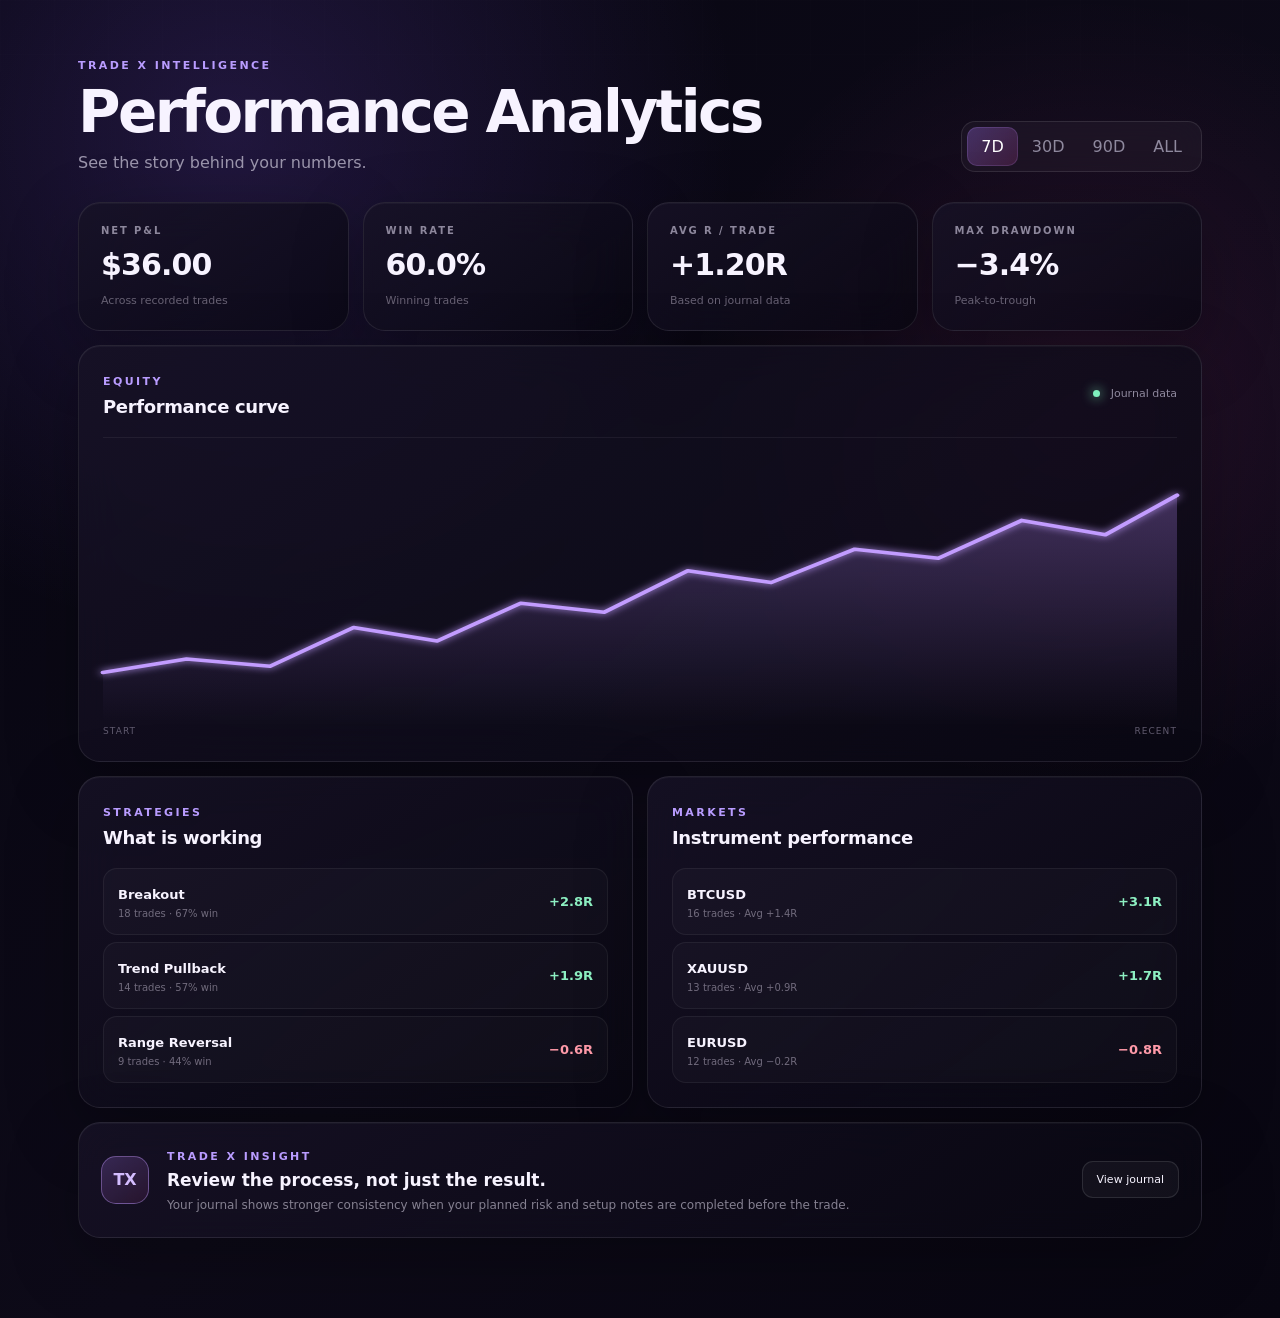
<file: analytics.html>
<!DOCTYPE html>
<html lang="en">
<head>
  <meta charset="UTF-8" />
  <meta name="viewport" content="width=device-width, initial-scale=1.0" />
  <title>Trade X — Analytics</title>
  <link rel="stylesheet" href="analytics.css" />
</head>
<body>
  <main class="analytics-page">
    <header class="analytics-head">
      <div>
        <span class="eyebrow">TRADE X INTELLIGENCE</span>
        <h1>Performance Analytics</h1>
        <p>See the story behind your numbers.</p>
      </div>
      <div class="period-switcher" role="group" aria-label="Period">
        <button class="period active" data-period="7D">7D</button>
        <button class="period" data-period="30D">30D</button>
        <button class="period" data-period="90D">90D</button>
        <button class="period" data-period="ALL">ALL</button>
      </div>
    </header>

    <section class="metric-grid">
      <article class="metric-card">
        <span>NET P&amp;L</span><strong id="pnl">$36.00</strong><small>Across recorded trades</small>
      </article>
      <article class="metric-card">
        <span>WIN RATE</span><strong id="winrate">60.0%</strong><small>Winning trades</small>
      </article>
      <article class="metric-card">
        <span>AVG R / TRADE</span><strong id="avgr">+1.20R</strong><small>Based on journal data</small>
      </article>
      <article class="metric-card">
        <span>MAX DRAWDOWN</span><strong id="drawdown">−3.4%</strong><small>Peak-to-trough</small>
      </article>
    </section>

    <section class="panel equity-panel">
      <div class="panel-head">
        <div>
          <span class="section-label">EQUITY</span>
          <h2>Performance curve</h2>
        </div>
        <span class="status-dot"><i></i> Journal data</span>
      </div>
      <div class="chart-wrap">
        <svg viewBox="0 0 900 300" preserveAspectRatio="none" class="equity-chart" aria-label="Equity curve">
          <defs>
            <linearGradient id="fill" x1="0" x2="0" y1="0" y2="1">
              <stop offset="0%" stop-color="#b98cff" stop-opacity=".28"/>
              <stop offset="100%" stop-color="#b98cff" stop-opacity="0"/>
            </linearGradient>
            <filter id="glow">
              <feGaussianBlur stdDeviation="4" result="blur"/>
              <feMerge><feMergeNode in="blur"/><feMergeNode in="SourceGraphic"/></feMerge>
            </filter>
          </defs>
          <path class="area" d="M0 245 L70 230 L140 238 L210 195 L280 210 L350 168 L420 178 L490 132 L560 145 L630 108 L700 118 L770 76 L840 92 L900 48 L900 300 L0 300 Z"/>
          <path class="line" d="M0 245 L70 230 L140 238 L210 195 L280 210 L350 168 L420 178 L490 132 L560 145 L630 108 L700 118 L770 76 L840 92 L900 48"/>
        </svg>
        <div class="chart-axis"><span>START</span><span>RECENT</span></div>
      </div>
    </section>

    <section class="two-col">
      <article class="panel">
        <div class="panel-head"><div><span class="section-label">STRATEGIES</span><h2>What is working</h2></div></div>
        <div class="rank-list">
          <div class="rank"><div><b>Breakout</b><small>18 trades · 67% win</small></div><strong>+2.8R</strong></div>
          <div class="rank"><div><b>Trend Pullback</b><small>14 trades · 57% win</small></div><strong>+1.9R</strong></div>
          <div class="rank"><div><b>Range Reversal</b><small>9 trades · 44% win</small></div><strong>−0.6R</strong></div>
        </div>
      </article>

      <article class="panel">
        <div class="panel-head"><div><span class="section-label">MARKETS</span><h2>Instrument performance</h2></div></div>
        <div class="rank-list">
          <div class="rank"><div><b>BTCUSD</b><small>16 trades · Avg +1.4R</small></div><strong>+3.1R</strong></div>
          <div class="rank"><div><b>XAUUSD</b><small>13 trades · Avg +0.9R</small></div><strong>+1.7R</strong></div>
          <div class="rank"><div><b>EURUSD</b><small>12 trades · Avg −0.2R</small></div><strong>−0.8R</strong></div>
        </div>
      </article>
    </section>

    <section class="insight-panel">
      <div class="insight-icon">TX</div>
      <div>
        <span class="section-label">TRADE X INSIGHT</span>
        <h2>Review the process, not just the result.</h2>
        <p>Your journal shows stronger consistency when your planned risk and setup notes are completed before the trade.</p>
      </div>
      <button class="ghost-btn" type="button">View journal</button>
    </section>
  </main>
  <script src="analytics.js"></script>
</body>
</html>
</file>
<file: analytics.css>
*{box-sizing:border-box} :root{font-family:Inter,ui-sans-serif,system-ui,-apple-system,BlinkMacSystemFont,"Segoe UI",sans-serif;color:#f7f3ff;background:#070611} body{margin:0;min-height:100vh;background:
radial-gradient(circle at 18% 10%,rgba(142,92,255,.18),transparent 32%),
radial-gradient(circle at 85% 30%,rgba(255,74,190,.10),transparent 28%),
linear-gradient(135deg,#070611,#0d0a18 55%,#080611);overflow-x:hidden}
body:before{content:"";position:fixed;inset:0;pointer-events:none;opacity:.15;background-image:linear-gradient(rgba(255,255,255,.06) 1px,transparent 1px),linear-gradient(90deg,rgba(255,255,255,.06) 1px,transparent 1px);background-size:54px 54px;mask-image:linear-gradient(to bottom,#000,transparent 80%)}
.analytics-page{max-width:1180px;margin:auto;padding:54px 28px 80px}.analytics-head{display:flex;justify-content:space-between;gap:30px;align-items:end;margin-bottom:30px}.eyebrow,.section-label{font-size:11px;letter-spacing:.22em;color:#b99cff;font-weight:700}.analytics-head h1{font-size:clamp(32px,5vw,58px);line-height:1;margin:10px 0 12px;letter-spacing:-.045em}.analytics-head p{margin:0;color:#9c96ad;font-size:16px}.period-switcher{display:flex;padding:5px;border:1px solid rgba(255,255,255,.10);background:rgba(255,255,255,.035);border-radius:14px;backdrop-filter:blur(18px)}button{font:inherit;color:inherit}.period{border:0;background:transparent;color:#8f899e;padding:10px 14px;border-radius:10px;cursor:pointer}.period.active{background:linear-gradient(135deg,rgba(167,119,255,.30),rgba(255,83,190,.14));color:#fff;box-shadow:inset 0 0 0 1px rgba(190,146,255,.18)}
.metric-grid{display:grid;grid-template-columns:repeat(4,1fr);gap:14px;margin-bottom:14px}.metric-card,.panel,.insight-panel{border:1px solid rgba(255,255,255,.09);background:linear-gradient(145deg,rgba(23,18,38,.82),rgba(9,8,18,.72));box-shadow:0 22px 70px rgba(0,0,0,.28),inset 0 1px rgba(255,255,255,.035);backdrop-filter:blur(22px);border-radius:22px}.metric-card{padding:22px}.metric-card span{display:block;font-size:10px;letter-spacing:.19em;color:#8d879c;font-weight:700}.metric-card strong{display:block;font-size:30px;margin:11px 0 7px;letter-spacing:-.03em}.metric-card small{color:#686274;font-size:11px}.panel{padding:24px}.equity-panel{margin-bottom:14px}.panel-head{display:flex;align-items:center;justify-content:space-between;margin-bottom:20px}.panel-head h2{font-size:18px;margin:7px 0 0;letter-spacing:-.02em}.status-dot{font-size:11px;color:#8f899e}.status-dot i{display:inline-block;width:7px;height:7px;border-radius:50%;background:#7ff0bd;box-shadow:0 0 12px #7ff0bd;margin-right:7px}.chart-wrap{height:300px;position:relative;border-top:1px solid rgba(255,255,255,.06);padding-top:14px}.equity-chart{width:100%;height:270px;overflow:visible}.equity-chart .area{fill:url(#fill)}.equity-chart .line{fill:none;stroke:#c29cff;stroke-width:4;stroke-linecap:round;stroke-linejoin:round;filter:url(#glow)}.chart-axis{display:flex;justify-content:space-between;color:#625c70;font-size:9px;letter-spacing:.12em}.two-col{display:grid;grid-template-columns:1fr 1fr;gap:14px;margin-bottom:14px}.rank-list{display:grid;gap:7px}.rank{display:flex;align-items:center;justify-content:space-between;padding:15px 14px;border:1px solid rgba(255,255,255,.06);background:rgba(255,255,255,.025);border-radius:14px}.rank b{font-size:13px}.rank small{display:block;color:#716b7d;font-size:10px;margin-top:5px}.rank strong{font-size:13px;color:#8df0c2}.rank:nth-child(3) strong{color:#ff9aa9}.insight-panel{display:flex;align-items:center;gap:18px;padding:22px}.insight-icon{width:48px;height:48px;display:grid;place-items:center;border-radius:15px;border:1px solid rgba(194,156,255,.42);background:linear-gradient(145deg,rgba(180,125,255,.22),rgba(255,87,191,.08));font-weight:800;color:#d4bdff;flex:0 0 auto}.insight-panel h2{font-size:17px;margin:6px 0}.insight-panel p{margin:0;color:#858091;font-size:12px;line-height:1.55}.ghost-btn{margin-left:auto;border:1px solid rgba(255,255,255,.11);background:rgba(255,255,255,.04);padding:11px 14px;border-radius:11px;cursor:pointer;font-size:11px;white-space:nowrap}.ghost-btn:hover{background:rgba(255,255,255,.08)}
@media(max-width:800px){.analytics-page{padding:32px 16px 60px}.analytics-head{display:block}.period-switcher{margin-top:20px;width:max-content}.metric-grid{grid-template-columns:1fr 1fr}.two-col{grid-template-columns:1fr}.insight-panel{align-items:flex-start;flex-wrap:wrap}.ghost-btn{margin-left:66px}.chart-wrap{height:250px}.equity-chart{height:220px}}
@media(max-width:480px){.metric-grid{grid-template-columns:1fr}.analytics-head h1{font-size:38px}.period{padding:9px 10px}.panel{padding:18px}.insight-panel{display:grid;grid-template-columns:48px 1fr}.ghost-btn{grid-column:2;margin:0}}
</file>
